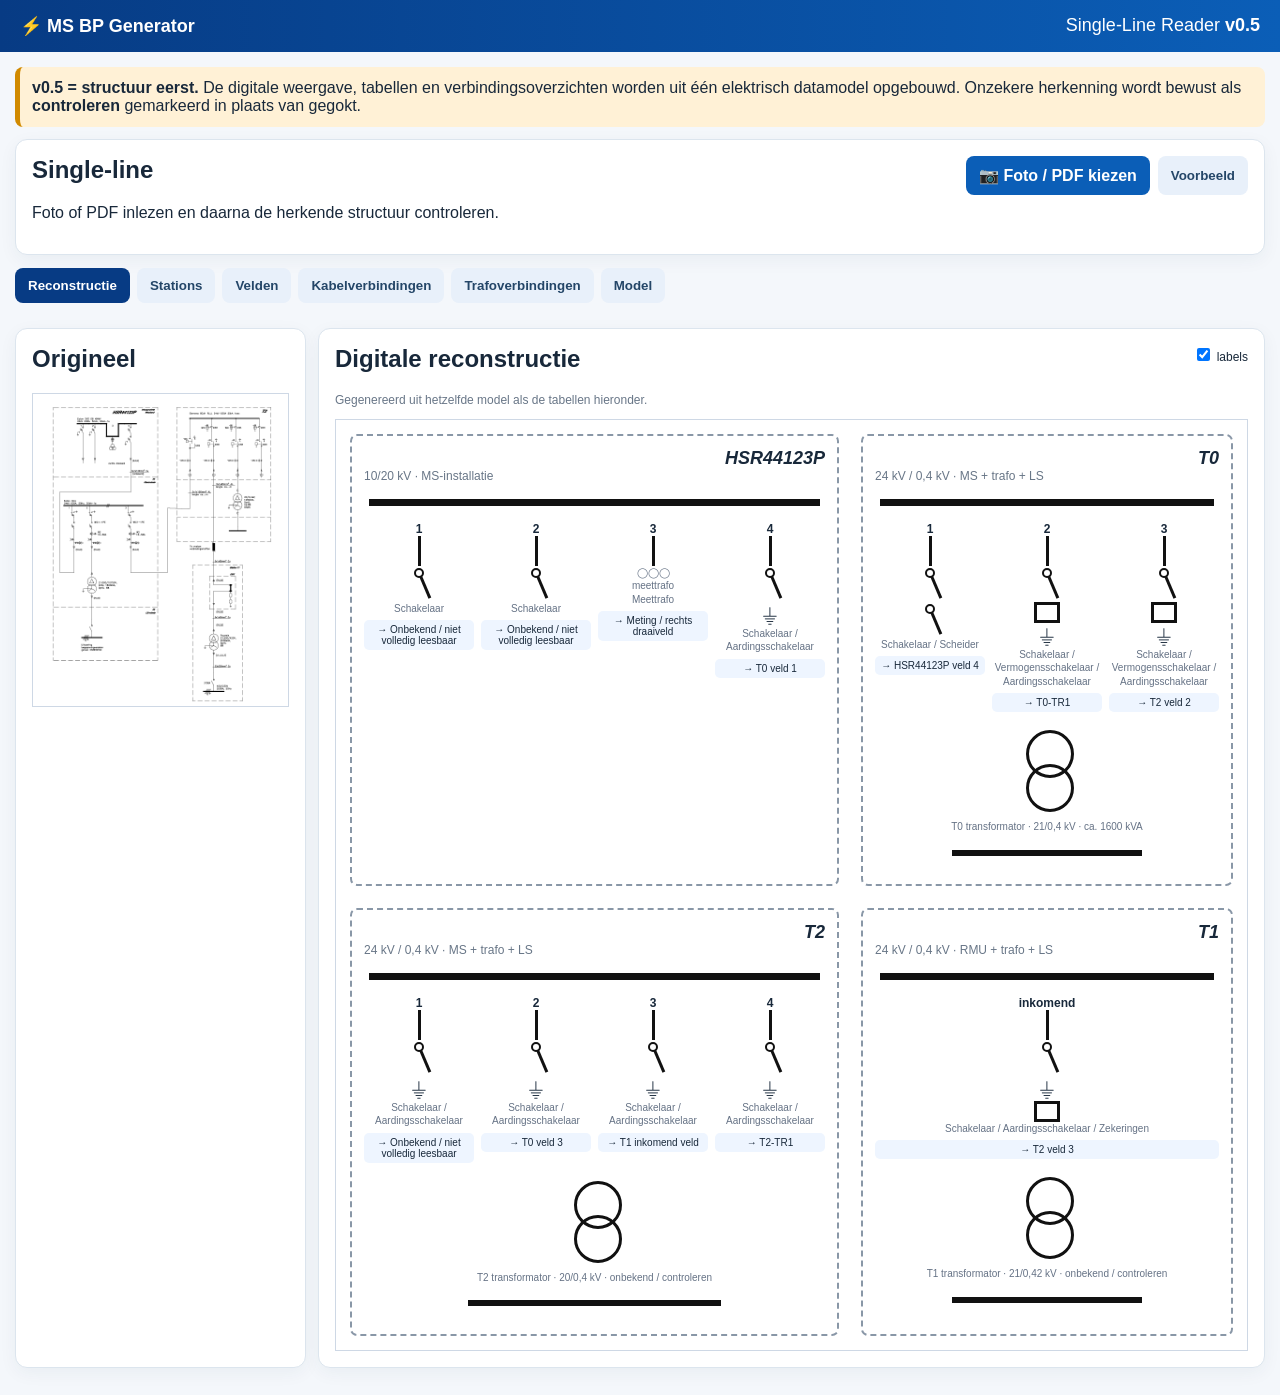
<file: index.html>
<!doctype html><html lang="nl"><head><meta charset="utf-8"><meta name="viewport" content="width=device-width,initial-scale=1"><title>MS BP Generator</title></head><body><script>location.replace('./MS_BP_Generator_v0_5/?v=05');</script><a href="./MS_BP_Generator_v0_5/?v=05">Open MS BP Generator v0.5</a></body></html>
</file>
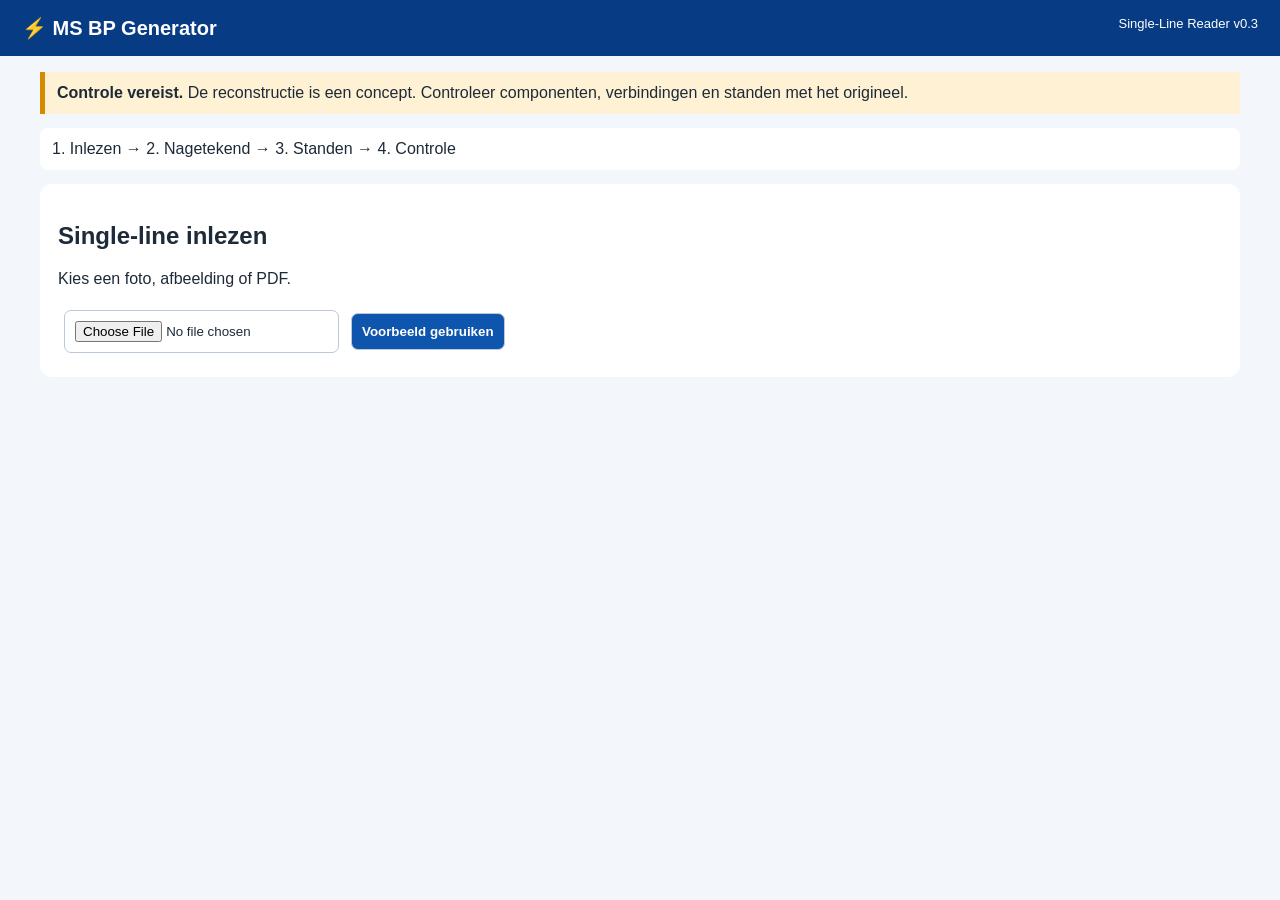
<file: MS_BP_Generator_v0_3/index.html>
<!doctype html><html lang="nl"><head><meta charset="utf-8"><meta name="viewport" content="width=device-width,initial-scale=1"><title>MS BP Generator</title><link rel="stylesheet" href="style.css"></head><body>
<header>⚡ <b>MS BP Generator</b><span>Single-Line Reader v0.3</span></header><main>
<div class="warn"><b>Controle vereist.</b> De reconstructie is een concept. Controleer componenten, verbindingen en standen met het origineel.</div>
<div class="steps">1. Inlezen → 2. Nagetekend → 3. Standen → 4. Controle</div>
<section><h2>Single-line inlezen</h2><p>Kies een foto, afbeelding of PDF.</p><input id="f" type="file" accept="image/*,application/pdf"><button onclick="demo()">Voorbeeld gebruiken</button><div id="preview"></div><button id="next" class="hide" onclick="showReader()">Analyseren →</button></section>
<section id="reader" class="hide"><h2>Nagetekende single-line</h2><div class="cols"><div><h3>Origineel</h3><img src="assets/voorbeeld_single_line.png"></div><div><h3>Reconstructie</h3>
<svg viewBox="0 0 600 520"><text x="300" y="28" text-anchor="middle">T0 — 20 kV / 0,4 kV</text><line x1="80" y1="65" x2="520" y2="65" class="rail"/><text x="85" y="52">20 kV rail</text>
<line x1="300" y1="65" x2="300" y2="110"/><rect x="280" y="110" width="40" height="32"/><text x="335" y="132">VS</text><line x1="300" y1="142" x2="300" y2="185"/>
<circle cx="300" cy="190" r="5"/><line id="sw" x1="300" y1="190" x2="300" y2="220"/><circle cx="300" cy="225" r="5"/><text x="335" y="210">Scheider</text><line x1="300" y1="230" x2="300" y2="285"/>
<line x1="300" y1="260" x2="405" y2="260"/><circle cx="405" cy="260" r="5"/><line id="earth" x1="405" y1="260" x2="445" y2="285"/><line x1="445" y1="290" x2="445" y2="310"/><line x1="425" y1="310" x2="465" y2="310"/><line x1="432" y1="318" x2="458" y2="318"/><text x="455" y="280">Aardingsschakelaar</text>
<line x1="300" y1="285" x2="300" y2="320"/><circle cx="300" cy="345" r="27"/><circle cx="300" cy="380" r="27"/><text x="345" y="365">T0 — Trafo 2500 kVA</text><line x1="300" y1="407" x2="300" y2="455"/><line x1="180" y1="455" x2="420" y2="455" class="rail"/><text x="430" y="460">0,4 kV verdeler</text></svg></div></div>
<h2>Uitgangsstanden controleren</h2><p>Normaal veld: standaard <b>Gesloten / Niet geaard</b>. Reserveveld: standaard <b>Open / Geaard</b>.</p>
<table><tr><th>Component</th><th>Veld</th><th>Stand / aarding</th></tr>
<tr><td>VS</td><td><select onchange="field(this)"><option>Normaal veld</option><option>Reserveveld</option></select></td><td><select class="state"><option>Gesloten</option><option>Open</option></select></td></tr>
<tr><td>Scheider</td><td><select onchange="field(this)"><option>Normaal veld</option><option>Reserveveld</option></select></td><td><select class="state" onchange="draw()"><option>Gesloten</option><option>Open</option></select></td></tr>
<tr><td>Aardingsschakelaar</td><td><select onchange="field(this)"><option>Normaal veld</option><option>Reserveveld</option></select></td><td><select class="earth" onchange="draw()"><option>Niet geaard</option><option>Geaard</option></select></td></tr></table>
<button onclick="confirmSL()">✓ Single-line gecontroleerd</button><div id="ok" class="ok hide">✓ Gecontroleerd. Deze installatie kan straks als basis voor het bedieningsplan worden gebruikt.</div></section>
</main><script src="app.js"></script></body></html>
</file>
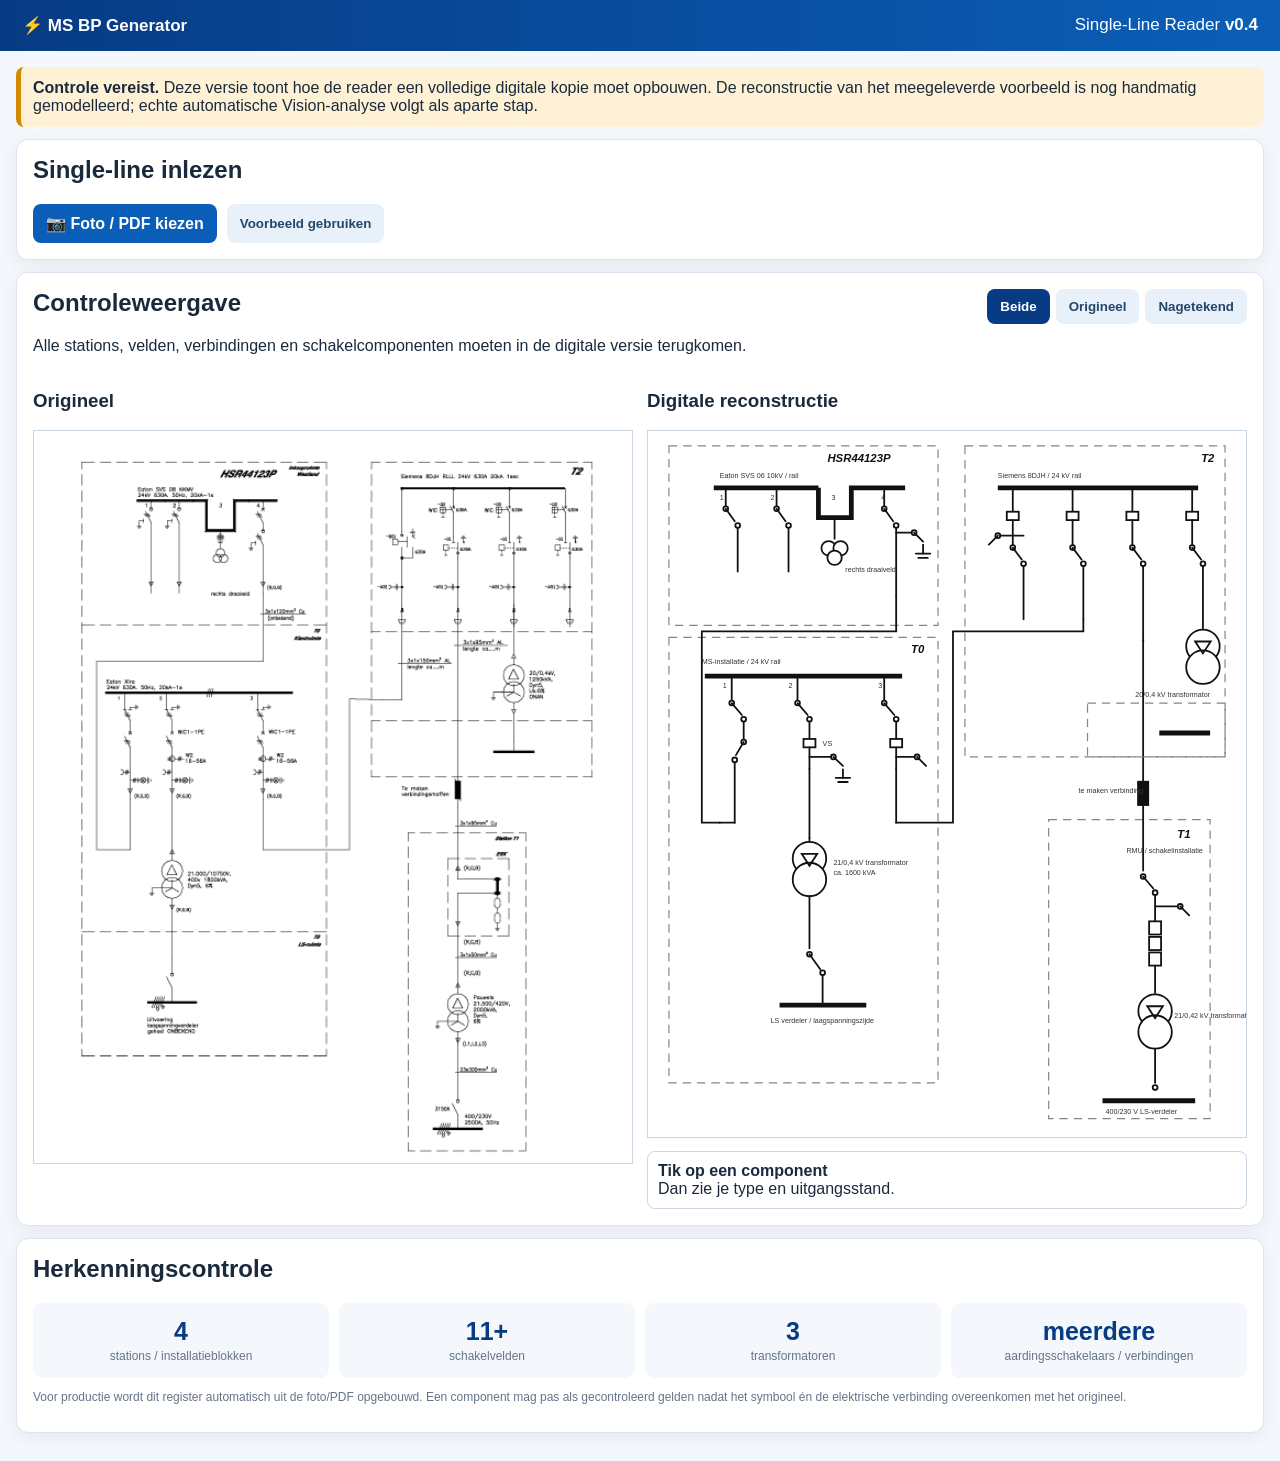
<file: MS_BP_Generator_v0_4/index.html>
<!doctype html>
<html lang="nl">
<head>
<meta charset="utf-8">
<meta name="viewport" content="width=device-width,initial-scale=1">
<title>MS BP Generator v0.4</title>
<link rel="stylesheet" href="style.css">
</head>
<body>
<header>
  <div class="brand">⚡ <b>MS BP Generator</b></div>
  <div>Single-Line Reader <b>v0.4</b></div>
</header>
<main>
<div class="warn"><b>Controle vereist.</b> Deze versie toont hoe de reader een volledige digitale kopie moet opbouwen. De reconstructie van het meegeleverde voorbeeld is nog handmatig gemodelleerd; echte automatische Vision-analyse volgt als aparte stap.</div>

<section class="card">
  <h2>Single-line inlezen</h2>
  <div class="upload">
    <input id="file" type="file" accept="image/*,application/pdf">
    <label for="file" class="btn">📷 Foto / PDF kiezen</label>
    <button id="demo" class="btn alt">Voorbeeld gebruiken</button>
  </div>
  <div id="selected" class="small"></div>
</section>

<section class="card">
  <div class="bar">
    <div>
      <h2>Controleweergave</h2>
      <p>Alle stations, velden, verbindingen en schakelcomponenten moeten in de digitale versie terugkomen.</p>
    </div>
    <div class="tabs">
      <button data-view="both" class="active">Beide</button>
      <button data-view="original">Origineel</button>
      <button data-view="digital">Nagetekend</button>
    </div>
  </div>

  <div id="viewer" class="viewer both">
    <div class="pane original-pane">
      <h3>Origineel</h3>
      <div id="originalBox"><img id="original" src="assets/voorbeeld_single_line.png"></div>
    </div>

    <div class="pane digital-pane">
      <h3>Digitale reconstructie</h3>
      <svg id="singleline" viewBox="0 0 1000 1180" role="img" aria-label="Digitale reconstructie single line">
        <defs>
          <style>
            .wire{stroke:#111;stroke-width:3;fill:none;stroke-linecap:round}
            .bus{stroke:#111;stroke-width:8;fill:none}
            .boundary{stroke:#7d8792;stroke-width:2;fill:none;stroke-dasharray:14 10}
            .contact{fill:#fff;stroke:#111;stroke-width:3}
            .device{fill:#fff;stroke:#111;stroke-width:3}
            .txt{font:15px Arial;fill:#111}
            .tiny{font:12px Arial;fill:#333}
            .title{font:bold 20px Arial;fill:#111}
            .stationlabel{font:bold italic 19px Arial;fill:#111}
            .clickable{cursor:pointer}
            .clickable:hover>*{stroke:#0b67c2!important;stroke-width:5}
            .selected>*{stroke:#0b67c2!important}
          </style>
        </defs>

        <!-- HSR44123P -->
        <rect x="35" y="25" width="450" height="300" class="boundary"/>
        <text x="300" y="52" class="stationlabel">HSR44123P</text>
        <text x="120" y="78" class="tiny">Eaton SVS 06 10kV / rail</text>
        <line x1="110" y1="95" x2="285" y2="95" class="bus"/>
        <path d="M285 95 V145 H340 V95 H430" class="bus"/>
        <text x="120" y="116" class="tiny">1</text><text x="205" y="116" class="tiny">2</text>
        <text x="307" y="116" class="tiny">3</text><text x="390" y="116" class="tiny">4</text>

        <g class="clickable" data-name="HSR44123P veld 1 schakelaar" data-type="Schakelaar" data-state="Gesloten">
          <line x1="130" y1="98" x2="130" y2="125" class="wire"/><circle cx="130" cy="130" r="4" class="contact"/>
          <line x1="130" y1="130" x2="145" y2="151" class="wire"/><circle cx="150" cy="158" r="4" class="contact"/><line x1="150" y1="162" x2="150" y2="235" class="wire"/>
        </g>
        <g class="clickable" data-name="HSR44123P veld 2 schakelaar" data-type="Schakelaar" data-state="Gesloten">
          <line x1="215" y1="98" x2="215" y2="125" class="wire"/><circle cx="215" cy="130" r="4" class="contact"/>
          <line x1="215" y1="130" x2="230" y2="151" class="wire"/><circle cx="235" cy="158" r="4" class="contact"/><line x1="235" y1="162" x2="235" y2="235" class="wire"/>
        </g>
        <g class="clickable" data-name="HSR44123P meettrafo veld 3" data-type="Meettrafo">
          <line x1="312" y1="145" x2="312" y2="180" class="wire"/>
          <circle cx="302" cy="196" r="12" class="device"/><circle cx="322" cy="196" r="12" class="device"/><circle cx="312" cy="212" r="12" class="device"/>
        </g>
        <g class="clickable" data-name="HSR44123P veld 4 schakelaar" data-type="Schakelaar" data-state="Gesloten">
          <line x1="395" y1="98" x2="395" y2="125" class="wire"/><circle cx="395" cy="130" r="4" class="contact"/>
          <line x1="395" y1="130" x2="410" y2="151" class="wire"/><circle cx="415" cy="158" r="4" class="contact"/><line x1="415" y1="162" x2="415" y2="275" class="wire"/>
          <line x1="415" y1="170" x2="445" y2="170" class="wire"/><circle cx="445" cy="170" r="4" class="contact"/>
          <line x1="445" y1="170" x2="460" y2="185" class="wire"/><line x1="460" y1="190" x2="460" y2="205" class="wire"/>
          <line x1="448" y1="205" x2="472" y2="205" class="wire"/><line x1="452" y1="212" x2="468" y2="212" class="wire"/>
        </g>
        <text x="330" y="235" class="tiny">rechts draaiveld</text>

        <!-- T0 / lower left -->
        <rect x="35" y="345" width="450" height="745" class="boundary"/>
        <text x="440" y="372" class="stationlabel">T0</text>
        <text x="90" y="390" class="tiny">MS-installatie / 24 kV rail</text>
        <line x1="95" y1="410" x2="425" y2="410" class="bus"/>
        <text x="125" y="430" class="tiny">1</text><text x="235" y="430" class="tiny">2</text><text x="385" y="430" class="tiny">3</text>

        <!-- incoming cable from HSR -->
        <path d="M415 275 V335 H90 V655 H120" class="wire"/>
        <g class="clickable" data-name="T0 veld 1 schakelaars" data-type="Schakelveld" data-state="Gesloten">
          <line x1="140" y1="414" x2="140" y2="450" class="wire"/><circle cx="140" cy="455" r="4" class="contact"/>
          <line x1="140" y1="455" x2="157" y2="475" class="wire"/><circle cx="160" cy="482" r="4" class="contact"/>
          <line x1="160" y1="486" x2="160" y2="515" class="wire"/><circle cx="160" cy="520" r="4" class="contact"/>
          <line x1="160" y1="520" x2="147" y2="542" class="wire"/><circle cx="145" cy="550" r="4" class="contact"/><line x1="145" y1="554" x2="145" y2="655" class="wire"/>
          <line x1="145" y1="655" x2="120" y2="655" class="wire"/>
        </g>

        <g class="clickable" data-name="T0 veld 2 VS / scheider / aarding" data-type="Trafo-veld" data-state="Gesloten">
          <line x1="250" y1="414" x2="250" y2="450" class="wire"/><circle cx="250" cy="455" r="4" class="contact"/>
          <line x1="250" y1="455" x2="267" y2="475" class="wire"/><circle cx="270" cy="482" r="4" class="contact"/>
          <line x1="270" y1="486" x2="270" y2="515" class="wire"/>
          <rect x="260" y="515" width="20" height="14" class="device"/>
          <text x="292" y="526" class="tiny">VS</text>
          <line x1="270" y1="529" x2="270" y2="565" class="wire"/>
          <line x1="270" y1="545" x2="310" y2="545" class="wire"/><circle cx="310" cy="545" r="4" class="contact"/>
          <line x1="310" y1="545" x2="326" y2="560" class="wire"/><line x1="326" y1="566" x2="326" y2="580" class="wire"/>
          <line x1="314" y1="580" x2="338" y2="580" class="wire"/><line x1="318" y1="587" x2="334" y2="587" class="wire"/>
          <line x1="270" y1="565" x2="270" y2="680" class="wire"/>
        </g>

        <g class="clickable" data-name="T0 veld 3 schakelaars" data-type="Schakelveld" data-state="Gesloten">
          <line x1="395" y1="414" x2="395" y2="450" class="wire"/><circle cx="395" cy="455" r="4" class="contact"/>
          <line x1="395" y1="455" x2="412" y2="475" class="wire"/><circle cx="415" cy="482" r="4" class="contact"/>
          <line x1="415" y1="486" x2="415" y2="515" class="wire"/><rect x="405" y="515" width="20" height="14" class="device"/>
          <line x1="415" y1="529" x2="415" y2="565" class="wire"/>
          <line x1="415" y1="545" x2="450" y2="545" class="wire"/><circle cx="450" cy="545" r="4" class="contact"/>
          <line x1="450" y1="545" x2="465" y2="560" class="wire"/>
          <line x1="415" y1="565" x2="415" y2="655" class="wire"/>
        </g>
        <!-- T0 transformer -->
        <g class="clickable" data-name="T0 transformator" data-type="Transformator">
          <circle cx="270" cy="715" r="28" class="device"/><circle cx="270" cy="750" r="28" class="device"/>
          <path d="M257 707 L270 727 L283 707 Z" class="wire"/>
          <line x1="270" y1="680" x2="270" y2="687" class="wire"/><line x1="270" y1="778" x2="270" y2="865" class="wire"/>
          <text x="310" y="725" class="tiny">21/0,4 kV transformator</text><text x="310" y="742" class="tiny">ca. 1600 kVA</text>
        </g>
        <g class="clickable" data-name="T0 LS hoofdschakelaar" data-type="LS schakelaar" data-state="Gesloten">
          <circle cx="270" cy="875" r="4" class="contact"/><line x1="270" y1="875" x2="288" y2="900" class="wire"/><circle cx="292" cy="906" r="4" class="contact"/>
          <line x1="292" y1="910" x2="292" y2="960" class="wire"/>
        </g>
        <line x1="220" y1="960" x2="365" y2="960" class="bus"/>
        <text x="205" y="990" class="tiny">LS verdeler / laagspanningszijde</text>

        <!-- T2 -->
        <rect x="530" y="25" width="435" height="520" class="boundary"/>
        <text x="925" y="52" class="stationlabel">T2</text>
        <text x="585" y="78" class="tiny">Siemens 8DJH / 24 kV rail</text>
        <line x1="585" y1="95" x2="920" y2="95" class="bus"/>
        <!-- four T2 fields -->
        <g class="clickable" data-name="T2 veld 1" data-type="Schakelveld" data-state="Gesloten">
          <line x1="610" y1="98" x2="610" y2="135" class="wire"/><rect x="600" y="135" width="20" height="14" class="device"/>
          <line x1="610" y1="149" x2="610" y2="190" class="wire"/><circle cx="610" cy="195" r="4" class="contact"/>
          <line x1="610" y1="195" x2="625" y2="215" class="wire"/><circle cx="628" cy="222" r="4" class="contact"/><line x1="628" y1="226" x2="628" y2="315" class="wire"/>
          <line x1="628" y1="175" x2="585" y2="175" class="wire"/><circle cx="585" cy="175" r="4" class="contact"/><line x1="585" y1="175" x2="570" y2="190" class="wire"/>
        </g>
        <g class="clickable" data-name="T2 veld 2" data-type="Schakelveld" data-state="Gesloten">
          <line x1="710" y1="98" x2="710" y2="135" class="wire"/><rect x="700" y="135" width="20" height="14" class="device"/>
          <line x1="710" y1="149" x2="710" y2="190" class="wire"/><circle cx="710" cy="195" r="4" class="contact"/>
          <line x1="710" y1="195" x2="725" y2="215" class="wire"/><circle cx="728" cy="222" r="4" class="contact"/><line x1="728" y1="226" x2="728" y2="315" class="wire"/>
        </g>
        <g class="clickable" data-name="T2 veld 3" data-type="Schakelveld" data-state="Gesloten">
          <line x1="810" y1="98" x2="810" y2="135" class="wire"/><rect x="800" y="135" width="20" height="14" class="device"/>
          <line x1="810" y1="149" x2="810" y2="190" class="wire"/><circle cx="810" cy="195" r="4" class="contact"/>
          <line x1="810" y1="195" x2="825" y2="215" class="wire"/><circle cx="828" cy="222" r="4" class="contact"/><line x1="828" y1="226" x2="828" y2="350" class="wire"/>
        </g>
        <g class="clickable" data-name="T2 veld 4 + transformator" data-type="Trafo-veld" data-state="Gesloten">
          <line x1="910" y1="98" x2="910" y2="135" class="wire"/><rect x="900" y="135" width="20" height="14" class="device"/>
          <line x1="910" y1="149" x2="910" y2="190" class="wire"/><circle cx="910" cy="195" r="4" class="contact"/>
          <line x1="910" y1="195" x2="925" y2="215" class="wire"/><circle cx="928" cy="222" r="4" class="contact"/><line x1="928" y1="226" x2="928" y2="330" class="wire"/>
          <circle cx="928" cy="360" r="28" class="device"/><circle cx="928" cy="395" r="28" class="device"/>
          <path d="M915 352 L928 372 L941 352 Z" class="wire"/>
          <text x="815" y="445" class="tiny">20/0,4 kV transformator</text>
        </g>
        <!-- cable link T2 -> T0 field 3 -->
        <path d="M728 315 V335 H510 V655 H415" class="wire"/>
        <!-- cable to T1 -->
        <line x1="828" y1="350" x2="828" y2="600" class="wire"/>
        <rect x="818" y="585" width="20" height="42" fill="#111"/>
        <text x="720" y="605" class="tiny">te maken verbinding</text>
        <!-- T2 LS area -->
        <rect x="735" y="455" width="230" height="90" class="boundary"/>
        <line x1="855" y1="505" x2="940" y2="505" class="bus"/>

        <!-- T1 -->
        <rect x="670" y="650" width="270" height="500" class="boundary"/>
        <text x="885" y="680" class="stationlabel">T1</text>
        <text x="800" y="705" class="tiny">RMU / schakelinstallatie</text>
        <line x1="828" y1="627" x2="828" y2="735" class="wire"/>
        <g class="clickable" data-name="T1 inkomend schakelveld" data-type="Schakelveld" data-state="Gesloten">
          <circle cx="828" cy="745" r="4" class="contact"/><line x1="828" y1="745" x2="845" y2="765" class="wire"/><circle cx="848" cy="772" r="4" class="contact"/>
          <line x1="848" y1="776" x2="848" y2="820" class="wire"/><line x1="848" y1="795" x2="890" y2="795" class="wire"/>
          <circle cx="890" cy="795" r="4" class="contact"/><line x1="890" y1="795" x2="905" y2="810" class="wire"/>
        </g>
        <g class="clickable" data-name="T1 smeltzekeringen" data-type="Zekeringen">
          <rect x="838" y="820" width="20" height="22" class="device"/><rect x="838" y="846" width="20" height="22" class="device"/><rect x="838" y="872" width="20" height="22" class="device"/>
        </g>
        <line x1="848" y1="894" x2="848" y2="940" class="wire"/>
        <g class="clickable" data-name="T1 transformator" data-type="Transformator">
          <circle cx="848" cy="970" r="28" class="device"/><circle cx="848" cy="1005" r="28" class="device"/>
          <path d="M835 962 L848 982 L861 962 Z" class="wire"/>
          <text x="880" y="982" class="tiny">21/0,42 kV transformator</text>
        </g>
        <line x1="848" y1="1033" x2="848" y2="1090" class="wire"/>
        <circle cx="848" cy="1098" r="4" class="contact"/>
        <line x1="760" y1="1120" x2="915" y2="1120" class="bus"/>
        <text x="765" y="1143" class="tiny">400/230 V LS-verdeler</text>
      </svg>
      <div id="componentInfo" class="component-info"><b>Tik op een component</b><br>Dan zie je type en uitgangsstand.</div>
    </div>
  </div>
</section>

<section class="card">
<h2>Herkenningscontrole</h2>
<div class="stats">
  <div><b>4</b><span>stations / installatieblokken</span></div>
  <div><b>11+</b><span>schakelvelden</span></div>
  <div><b>3</b><span>transformatoren</span></div>
  <div><b>meerdere</b><span>aardingsschakelaars / verbindingen</span></div>
</div>
<p class="small">Voor productie wordt dit register automatisch uit de foto/PDF opgebouwd. Een component mag pas als gecontroleerd gelden nadat het symbool én de elektrische verbinding overeenkomen met het origineel.</p>
</section>
</main>
<script src="app.js"></script>
</body>
</html>
</file>
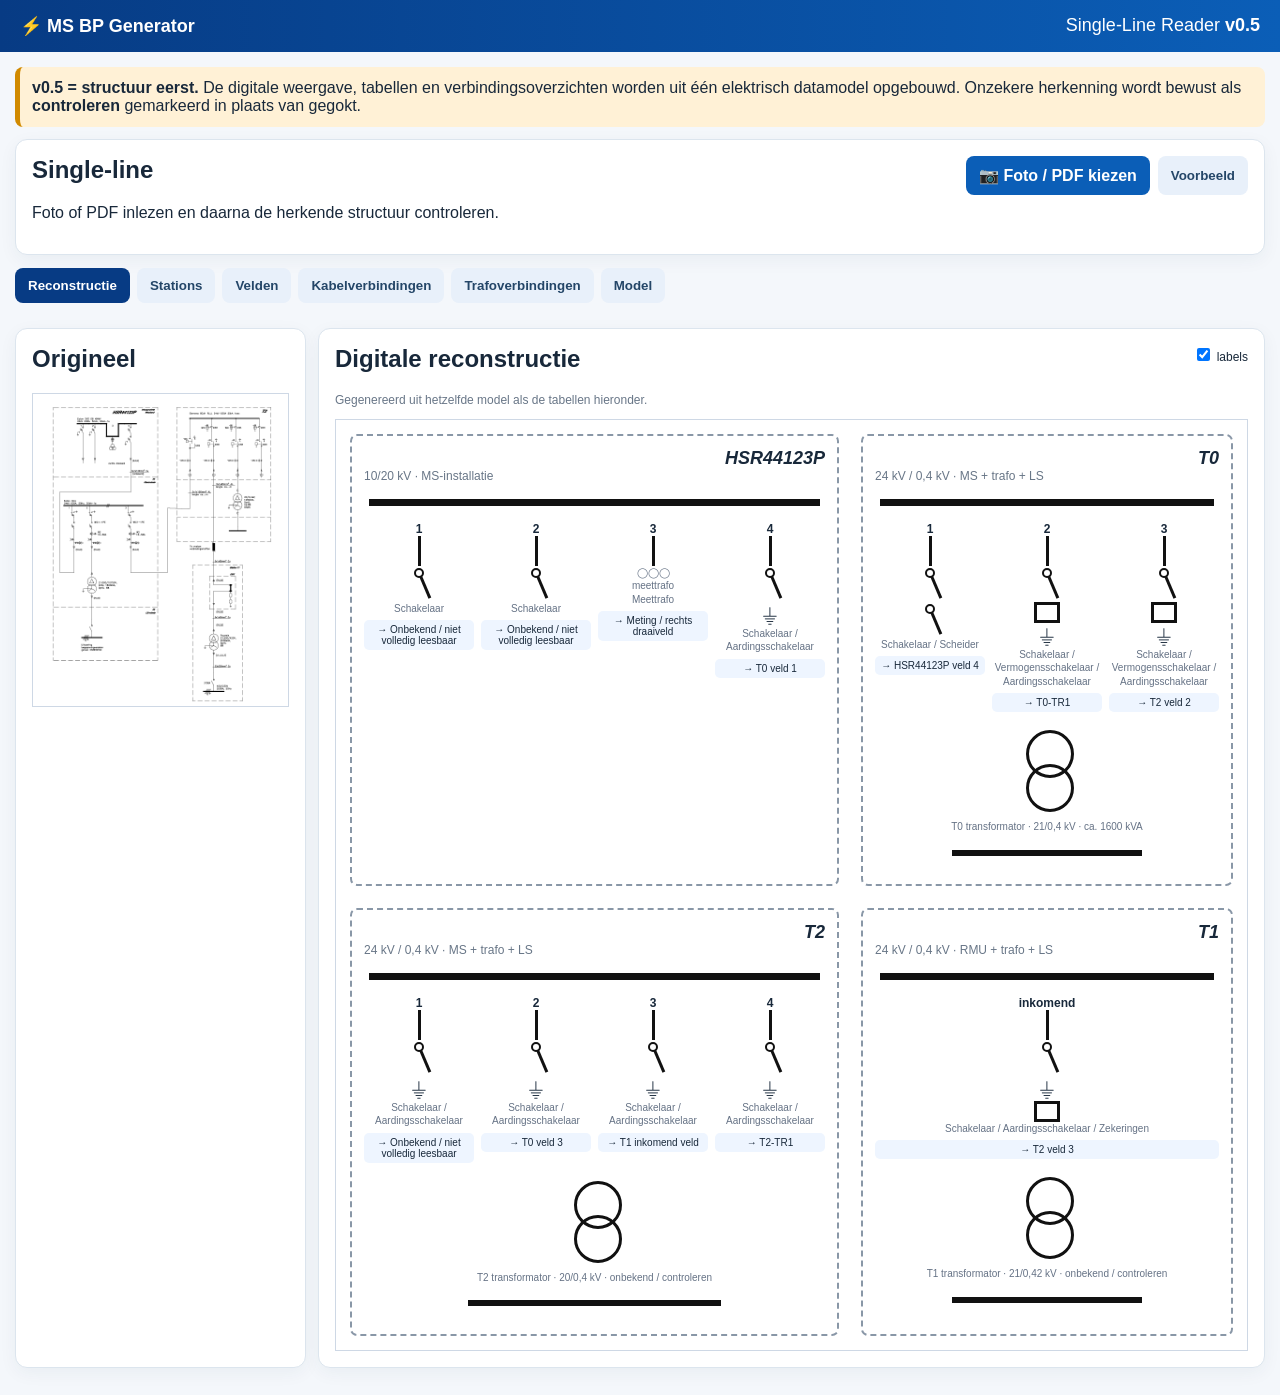
<file: MS_BP_Generator_v0_5/index.html>
<!doctype html>
<html lang="nl">
<head>
<meta charset="utf-8">
<meta name="viewport" content="width=device-width,initial-scale=1">
<title>MS BP Generator v0.5</title>
<link rel="stylesheet" href="style.css">
</head>
<body>
<header>
  <div>⚡ <b>MS BP Generator</b></div>
  <div>Single-Line Reader <b>v0.5</b></div>
</header>

<main>
<div class="warn"><b>v0.5 = structuur eerst.</b> De digitale weergave, tabellen en verbindingsoverzichten worden uit één elektrisch datamodel opgebouwd. Onzekere herkenning wordt bewust als <b>controleren</b> gemarkeerd in plaats van gegokt.</div>

<section class="card">
  <div class="toprow">
    <div>
      <h2>Single-line</h2>
      <p>Foto of PDF inlezen en daarna de herkende structuur controleren.</p>
    </div>
    <div class="upload">
      <input id="file" type="file" accept="image/*,application/pdf">
      <label class="btn" for="file">📷 Foto / PDF kiezen</label>
      <button id="demo" class="btn secondary">Voorbeeld</button>
    </div>
  </div>
  <div id="filemsg" class="small"></div>
</section>

<nav class="tabs">
  <button class="active" data-tab="reconstruction">Reconstructie</button>
  <button data-tab="stations">Stations</button>
  <button data-tab="fields">Velden</button>
  <button data-tab="cables">Kabelverbindingen</button>
  <button data-tab="trafos">Trafoverbindingen</button>
  <button data-tab="model">Model</button>
</nav>

<section id="reconstruction" class="tab active">
  <div class="split">
    <div class="card">
      <h2>Origineel</h2>
      <img id="original" class="original" src="assets/voorbeeld_single_line.png">
      <div id="pdfPlaceholder" class="pdf hidden">PDF geselecteerd. In de echte reader wordt de gekozen pagina hier gerenderd.</div>
    </div>
    <div class="card">
      <div class="toprow">
        <div><h2>Digitale reconstructie</h2><p class="small">Gegenereerd uit hetzelfde model als de tabellen hieronder.</p></div>
        <label class="switchline"><input id="showLabels" type="checkbox" checked> labels</label>
      </div>
      <div id="diagram" class="diagram"></div>
    </div>
  </div>
</section>

<section id="stations" class="tab">
  <div class="card"><h2>Stationsoverzicht</h2><div id="stationCards" class="stationcards"></div></div>
</section>

<section id="fields" class="tab">
  <div class="card">
    <div class="toprow"><div><h2>Veldenoverzicht</h2><p class="small">MS en LS bij elkaar.</p></div>
    <input id="fieldSearch" class="search" placeholder="Zoek station, veld, component..."></div>
    <div class="tablewrap"><table id="fieldTable"><thead><tr><th>Installatie</th><th>Niveau</th><th>Veld</th><th>Rol</th><th>Componenten</th><th>Uitgangsstand</th><th>Aarding</th><th>Aangesloten op</th><th>Controle</th></tr></thead><tbody></tbody></table></div>
  </div>
</section>

<section id="cables" class="tab">
  <div class="card">
    <h2>Kabelverbindingen installatie ↔ installatie</h2>
    <div class="tablewrap"><table id="cableTable"><thead><tr><th>Type</th><th>Van installatie</th><th>Van veld</th><th>Naar installatie</th><th>Naar veld</th><th>Status</th></tr></thead><tbody></tbody></table></div>
  </div>
</section>

<section id="trafos" class="tab">
  <div class="card">
    <h2>Trafoverbindingen</h2>
    <div class="tablewrap"><table id="trafoTable"><thead><tr><th>Trafo</th><th>Installatie</th><th>Overzetting</th><th>Vermogen</th><th>MS vanaf</th><th>LS naar</th></tr></thead><tbody></tbody></table></div>
    <h3>Alle installatie → trafo → installatie verbindingen</h3>
    <div class="tablewrap"><table id="trafoConnTable"><thead><tr><th>Type</th><th>Van</th><th>Van veld</th><th>Naar</th><th>Naar veld</th><th>Status</th></tr></thead><tbody></tbody></table></div>
  </div>
</section>

<section id="model" class="tab">
  <div class="card">
    <h2>Elektrisch model</h2>
    <p>Dit is de kern van de reader. Als dit klopt, kunnen reconstructie en later het bedieningsplan uit dezelfde gecontroleerde bron worden opgebouwd.</p>
    <pre id="modelText"></pre>
  </div>
</section>
</main>
<script src="app.js"></script>
</body></html>
</file>
<file: MS_BP_Generator_v0_3/style.css>
body{margin:0;font-family:Arial;background:#f3f6fa;color:#1d2a38}header{background:#073b84;color:white;padding:16px 22px;font-size:20px}header span{float:right;font-size:13px}main{max-width:1200px;margin:auto;padding:16px}.warn{background:#fff1d4;border-left:5px solid #d48b00;padding:12px}.steps{margin:14px 0;background:white;padding:12px;border-radius:8px}section{background:white;padding:18px;border-radius:12px;margin-top:12px}.hide{display:none!important}button,input,select{padding:10px;margin:6px;border:1px solid #bbc8d8;border-radius:7px}button{background:#0d55ad;color:white;font-weight:bold}.cols{display:grid;grid-template-columns:1fr 1fr;gap:15px}.cols img,svg{width:100%;max-height:600px;object-fit:contain;border:1px solid #ccd7e4}svg line,svg circle,svg rect{stroke:#111;stroke-width:3;fill:white}.rail{stroke-width:6}svg text{font-size:14px}table{width:100%;border-collapse:collapse}th,td{border:1px solid #c3cedb;padding:8px}th{background:#0d55ad;color:white}.ok{background:#e5f6eb;color:#185b36;padding:12px;margin-top:12px}@media(max-width:700px){.cols{grid-template-columns:1fr}}
</file>
<file: MS_BP_Generator_v0_4/style.css>
:root{--blue:#073b84;--blue2:#0b5eb7;--line:#cbd6e3;--bg:#f4f7fb;--txt:#192a3c}
*{box-sizing:border-box} body{margin:0;background:var(--bg);font-family:Arial,sans-serif;color:var(--txt)}
header{background:linear-gradient(90deg,var(--blue),var(--blue2));color:white;padding:15px 22px;display:flex;justify-content:space-between;font-size:17px}
main{max-width:1550px;margin:auto;padding:16px}.warn{background:#fff1d5;border-left:5px solid #d38a00;padding:12px;border-radius:8px;margin-bottom:12px}
.card{background:white;border:1px solid #dce5ef;border-radius:12px;padding:16px;margin:12px 0;box-shadow:0 5px 18px #18324a10}
h2{margin-top:0}.upload{display:flex;gap:10px;flex-wrap:wrap}input[type=file]{display:none}
.btn,.tabs button{border:0;background:var(--blue2);color:#fff;padding:10px 13px;border-radius:8px;font-weight:bold;cursor:pointer}.btn.alt,.tabs button{background:#e8f0fa;color:#244769}
.bar{display:flex;justify-content:space-between;gap:16px;align-items:flex-start}.tabs{display:flex;gap:6px}.tabs button.active{background:var(--blue);color:#fff}
.viewer{display:grid;gap:14px}.viewer.both{grid-template-columns:1fr 1fr}.viewer.original{grid-template-columns:1fr}.viewer.original .digital-pane{display:none}.viewer.digital{grid-template-columns:1fr}.viewer.digital .original-pane{display:none}
.pane{min-width:0}.pane>div,.pane>svg{border:1px solid var(--line);background:white}
#original{width:100%;height:auto;display:block;max-height:1120px;object-fit:contain}
#singleline{width:100%;height:auto;max-height:1120px}
.component-info{margin-top:9px;padding:10px;border-radius:8px;background:#edf5ff;border:1px solid #c9ddf5}
.stats{display:grid;grid-template-columns:repeat(4,1fr);gap:10px}.stats div{padding:14px;background:#f4f7fb;border-radius:9px;text-align:center}.stats b{display:block;font-size:25px;color:var(--blue)}.stats span,.small{font-size:12px;color:#667487}
@media(max-width:900px){.viewer.both{grid-template-columns:1fr}.stats{grid-template-columns:1fr 1fr}.bar{display:block}.tabs{margin-bottom:10px}}
</file>
<file: MS_BP_Generator_v0_5/style.css>
:root{--blue:#073b84;--blue2:#0b5eb7;--bg:#f4f7fb;--line:#ced8e5;--txt:#18283a;--warn:#fff1d6}
*{box-sizing:border-box} body{margin:0;font-family:Arial,sans-serif;background:var(--bg);color:var(--txt)}
header{padding:15px 20px;background:linear-gradient(90deg,var(--blue),var(--blue2));color:#fff;display:flex;justify-content:space-between;font-size:18px}
main{max-width:1600px;margin:auto;padding:15px}.warn{background:var(--warn);border-left:5px solid #d18a00;padding:12px;border-radius:8px}
.card{background:#fff;border:1px solid #dce5ee;border-radius:12px;padding:16px;margin:12px 0;box-shadow:0 5px 18px #18324a0d}
h2{margin-top:0}.toprow{display:flex;justify-content:space-between;gap:15px;align-items:flex-start}.upload{display:flex;gap:8px;flex-wrap:wrap}
input[type=file]{display:none}.btn,.tabs button{border:0;border-radius:8px;padding:10px 13px;background:var(--blue2);color:white;font-weight:bold;cursor:pointer}.secondary,.tabs button{background:#e8f0fa;color:#244668}
.tabs{display:flex;gap:7px;flex-wrap:wrap;margin:13px 0}.tabs button.active{background:var(--blue);color:#fff}.tab{display:none}.tab.active{display:block}
.split{display:grid;grid-template-columns:1fr 1fr;gap:12px}.original{width:100%;height:auto;max-height:1050px;object-fit:contain;border:1px solid var(--line)}.pdf{padding:70px 20px;text-align:center;background:#f6f8fb;border:1px solid var(--line)}.hidden{display:none}
.diagram{border:1px solid var(--line);padding:14px;overflow:auto;min-height:650px;background:#fff}.network{display:grid;grid-template-columns:1fr 1fr;gap:22px;min-width:740px}.stationbox{border:2px dashed #8997a7;padding:12px;border-radius:7px;position:relative}.stationtitle{font-weight:bold;font-style:italic;text-align:right;font-size:18px}.bus{height:7px;background:#111;margin:16px 5px}.fieldrow{display:grid;grid-template-columns:repeat(var(--n),1fr);gap:7px}.field{min-width:110px;text-align:center}.field .vline{width:3px;height:30px;background:#111;margin:auto}.symbolbox{width:26px;height:21px;border:3px solid #111;margin:auto}.switchsymbol{height:36px;position:relative}.switchsymbol:before{content:"";position:absolute;left:50%;top:2px;width:6px;height:6px;border:2px solid #111;border-radius:50%;transform:translateX(-50%)}.switchsymbol:after{content:"";position:absolute;left:50%;top:10px;width:3px;height:24px;background:#111;transform-origin:top;transform:rotate(-23deg)}.earthsymbol{font-size:23px;line-height:25px}.fieldlabel{font-size:12px;font-weight:bold}.componentlist{font-size:10px;color:#657285;line-height:1.35}.conn{font-size:10px;background:#eef5ff;border-radius:5px;padding:4px;margin-top:5px}
.trafo{margin:18px auto 2px;width:58px;height:88px;position:relative}.trafo:before,.trafo:after{content:"";position:absolute;left:8px;width:42px;height:42px;border:3px solid #111;border-radius:50%}.trafo:before{top:0}.trafo:after{top:34px}.lsbus{height:6px;background:#111;margin:16px auto;width:55%}
.stationcards{display:grid;grid-template-columns:repeat(2,1fr);gap:12px}.stationcard{border:1px solid var(--line);border-radius:9px;padding:13px}.stationcard h3{margin:0 0 4px}.badge{display:inline-block;background:#eaf2fb;border-radius:999px;padding:4px 8px;margin:2px;font-size:11px}
table{width:100%;border-collapse:collapse;font-size:13px}th{background:var(--blue2);color:#fff;position:sticky;top:0}th,td{border:1px solid #bcc9d8;padding:8px;vertical-align:top}.tablewrap{overflow:auto;max-height:650px}.search{padding:10px;border:1px solid #b8c6d6;border-radius:8px;min-width:280px}.status{font-weight:bold}.status.warn{background:transparent;border:0;padding:0;color:#a56500}.status.ok{color:#1f6b42}.small{font-size:12px;color:#687687}.switchline{font-size:12px}pre{background:#0e1721;color:#d7e6f5;padding:15px;border-radius:8px;overflow:auto;max-height:700px;font-size:12px}
@media(max-width:900px){.split,.stationcards{grid-template-columns:1fr}.toprow{display:block}.upload{margin-top:8px}.network{grid-template-columns:1fr;min-width:620px}}
</file>
